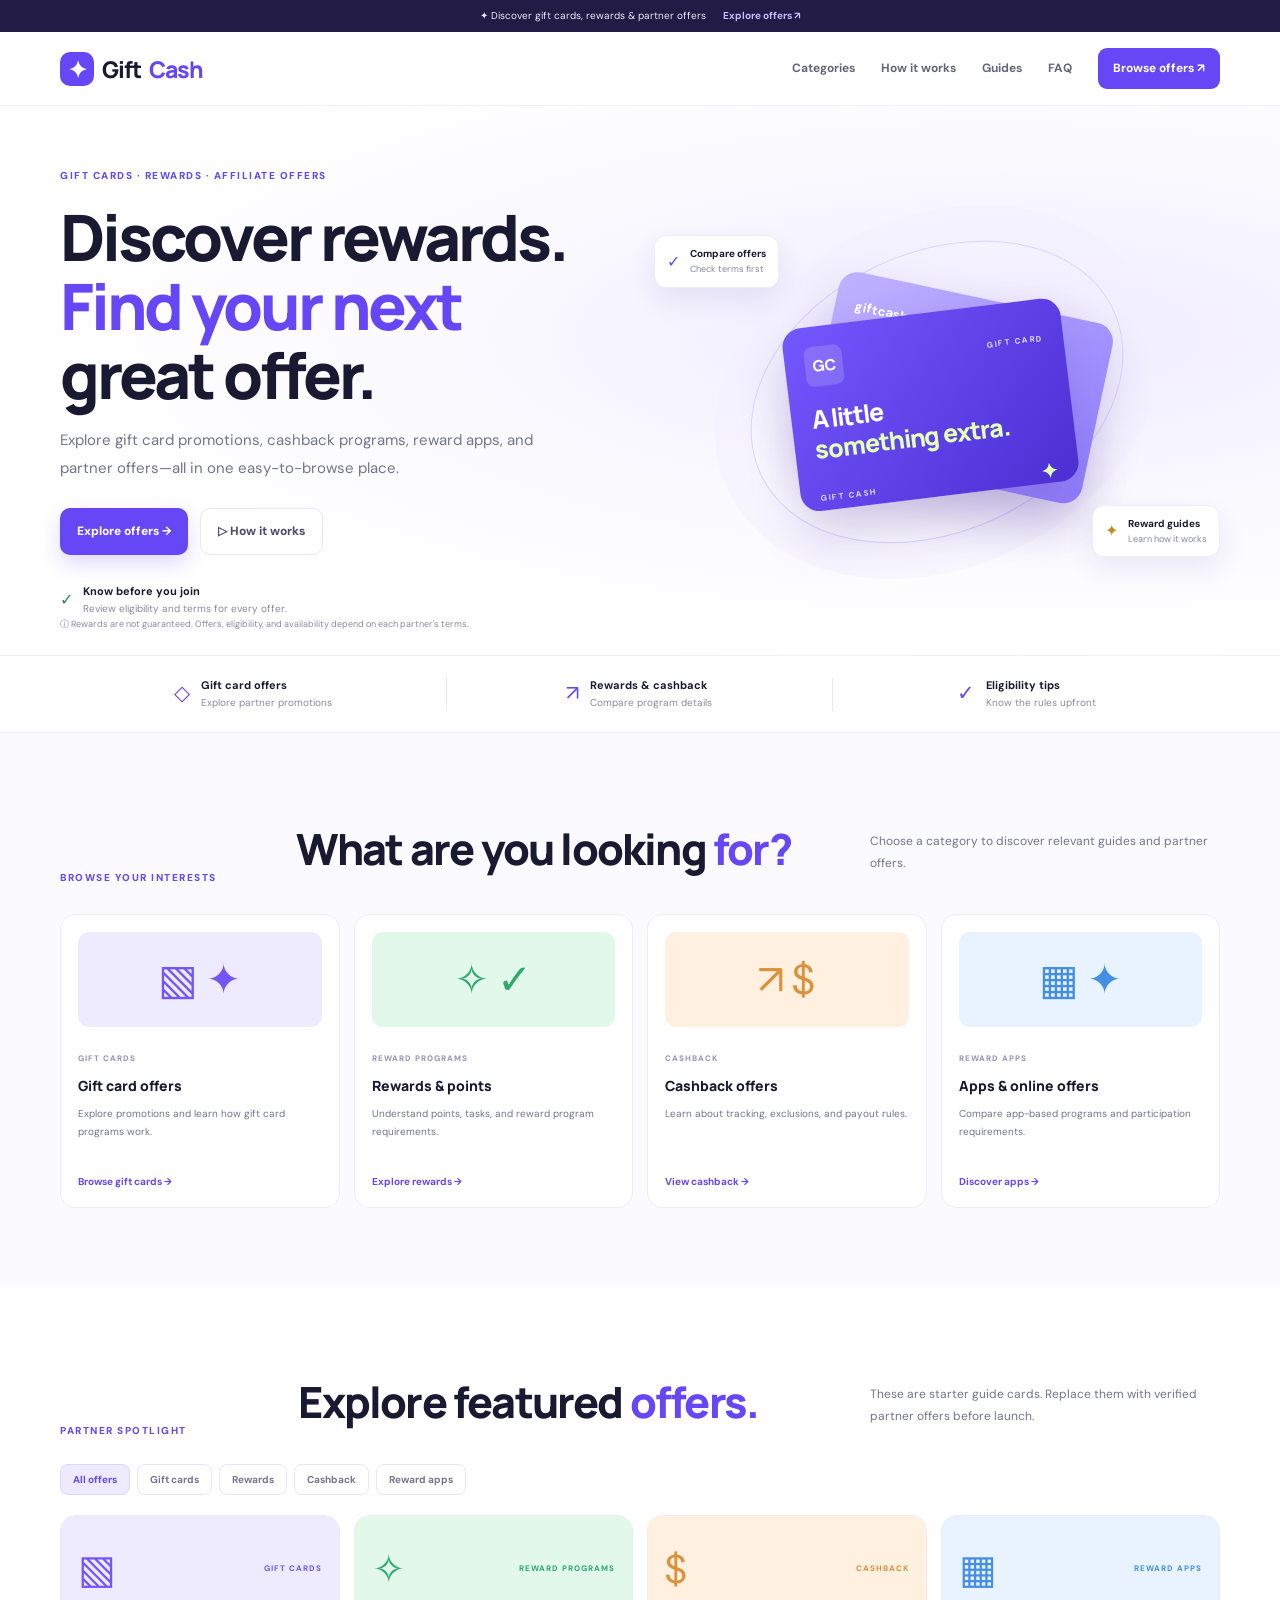
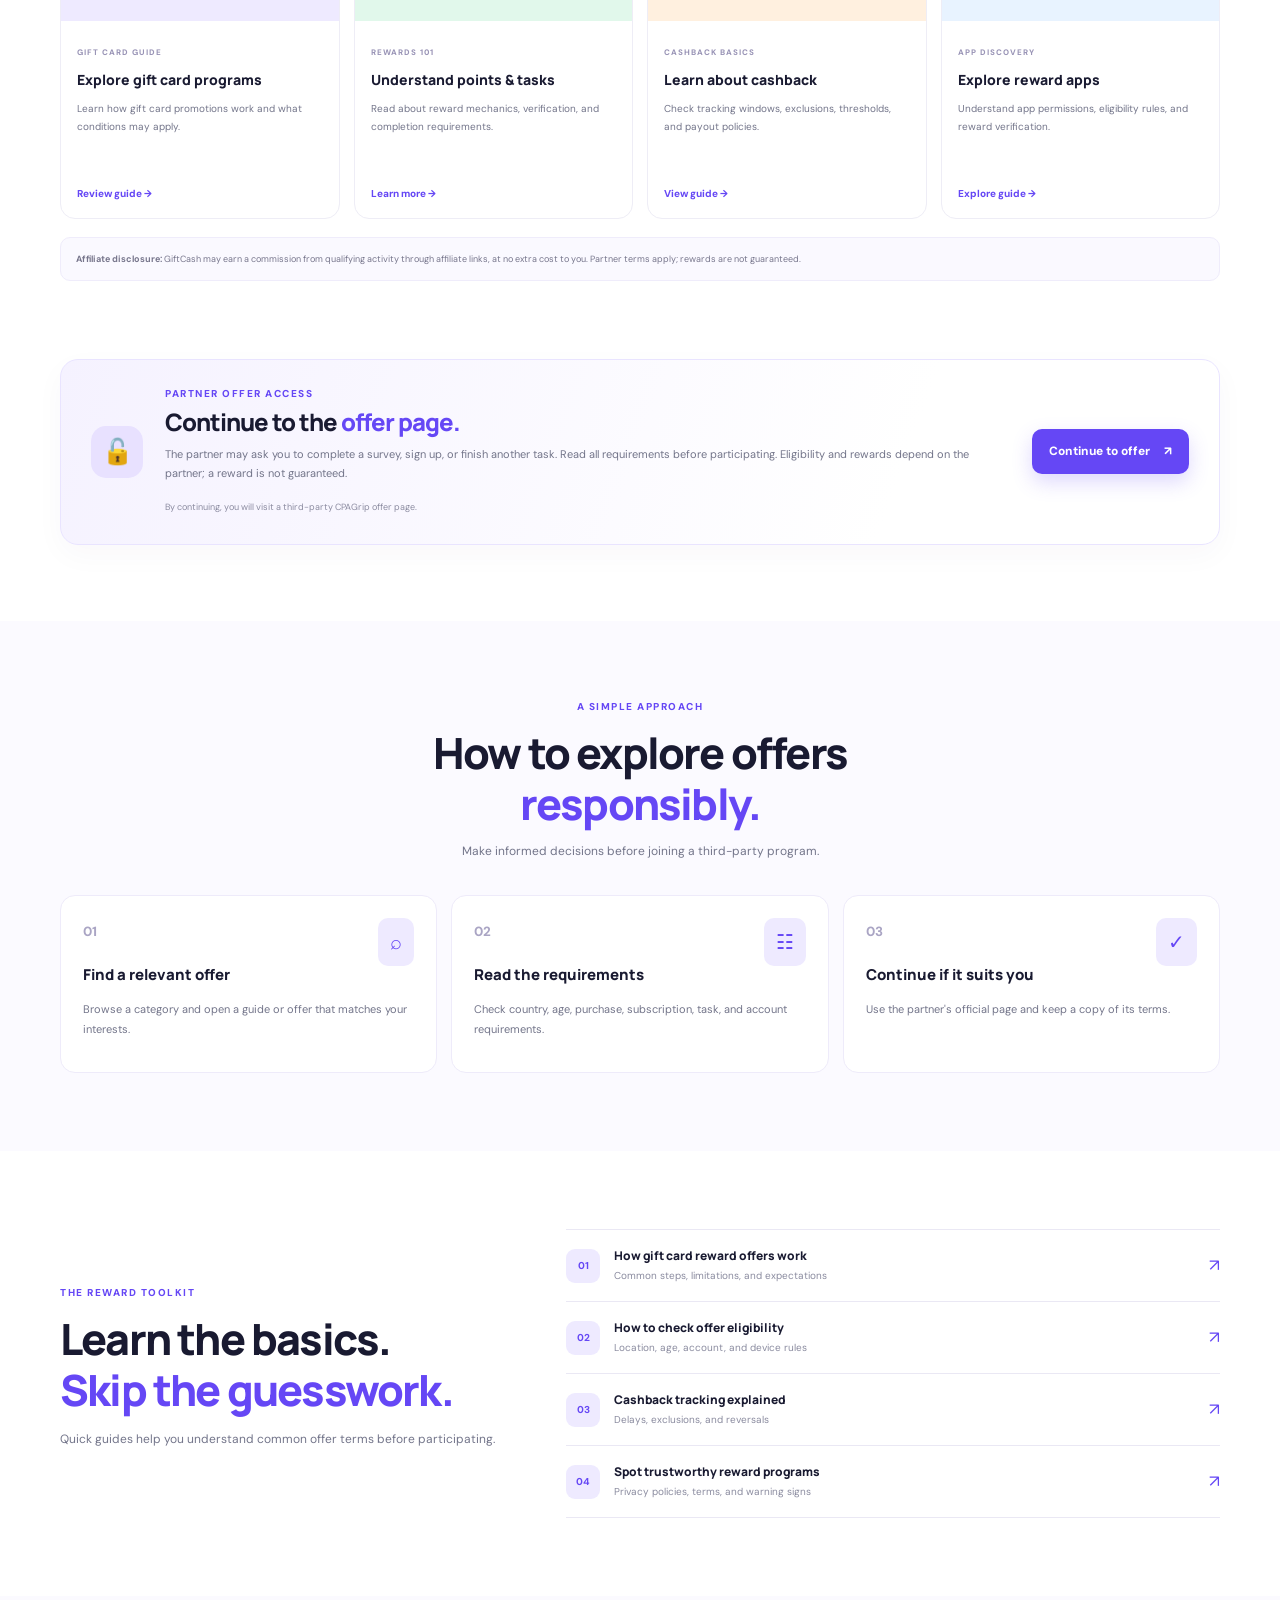
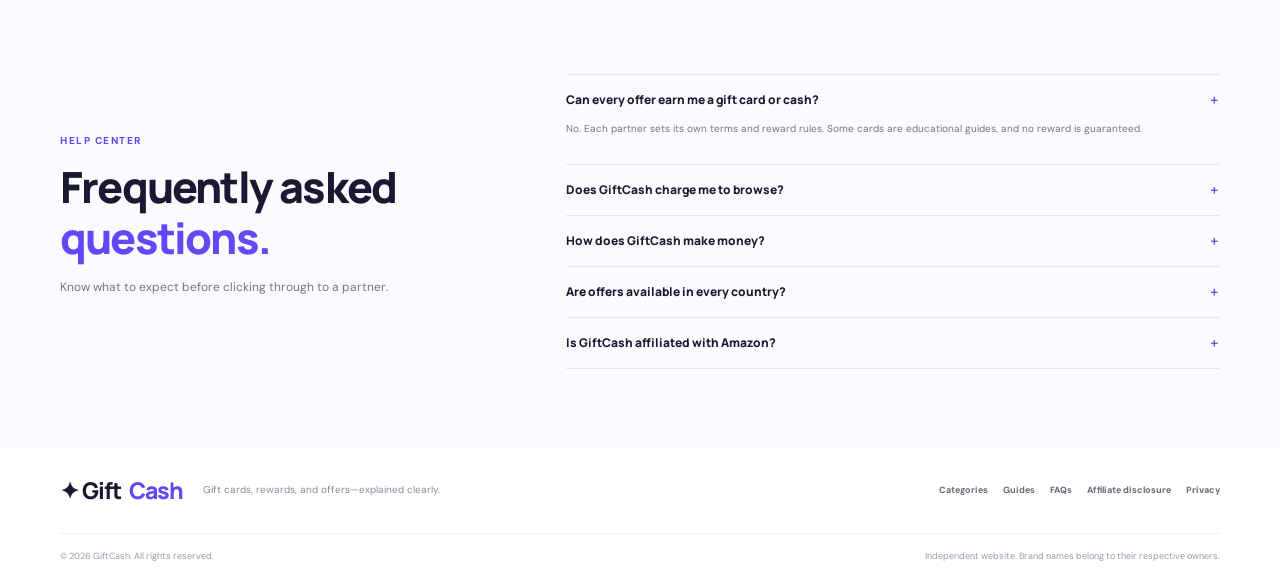
<file: index.html>
<!doctype html>
<html lang="en"><head><meta charset="utf-8"><meta name="viewport" content="width=device-width,initial-scale=1"><meta name="description" content="Explore gift card offers, rewards, cashback programs and affiliate opportunities."><title>GiftCash — Gift Cards, Rewards & Offers</title><link rel="preconnect" href="https://fonts.googleapis.com"><link href="https://fonts.googleapis.com/css2?family=DM+Sans:wght@400;500;600;700&family=Manrope:wght@400;500;600;700;800&display=swap" rel="stylesheet"><link rel="stylesheet" href="style.css"></head>
<body><div class="topbar">✦ Discover gift cards, rewards & partner offers <a href="#offers">Explore offers ↗</a></div>
<header><div class="wrap nav"><a class="logo" href="#"><b>✦</b> Gift<span>Cash</span></a><button id="menuBtn" aria-label="Toggle menu">☰</button><nav id="nav"><a href="#categories">Categories</a><a href="#how">How it works</a><a href="#guides">Guides</a><a href="#faq">FAQ</a><a class="navcta" href="#offers">Browse offers ↗</a></nav></div></header>
<main><section class="hero"><div class="wrap herogrid"><div><div class="eyebrow">GIFT CARDS · REWARDS · AFFILIATE OFFERS</div><h1>Discover rewards.<br><em>Find your next</em><br>great offer.</h1><p class="lead">Explore gift card promotions, cashback programs, reward apps, and partner offers—all in one easy-to-browse place.</p><div class="actions"><a class="btn primary" href="#offers">Explore offers →</a><a class="btn secondary" href="#how">▷ How it works</a></div><div class="note">✓ <span><b>Know before you join</b><small>Review eligibility and terms for every offer.</small></span></div></div><div class="art"><div class="orbit"></div><div class="card back"><small>giftcash</small><div class="lines"><i></i><i></i><i></i></div>✦</div><div class="card front"><div class="cardtop"><b>GC</b><small>GIFT CARD</small></div><h2>A little<br><em>something extra.</em></h2><div class="cardfoot">GIFT CASH <b>✦</b></div></div><div class="float f1">✓ <span><b>Compare offers</b><small>Check terms first</small></span></div><div class="float f2">✦ <span><b>Reward guides</b><small>Learn how it works</small></span></div></div></div><div class="wrap disclaimer">ⓘ Rewards are not guaranteed. Offers, eligibility, and availability depend on each partner's terms.</div></section>
<section class="benefits"><div class="wrap benefitrow"><div>◇ <span><b>Gift card offers</b><small>Explore partner promotions</small></span></div><div>↗ <span><b>Rewards & cashback</b><small>Compare program details</small></span></div><div>✓ <span><b>Eligibility tips</b><small>Know the rules upfront</small></span></div></div></section>
<section class="section soft" id="categories"><div class="wrap"><div class="sectionhead"><div class="eyebrow">BROWSE YOUR INTERESTS</div><h2>What are you looking <em>for?</em></h2><p>Choose a category to discover relevant guides and partner offers.</p></div><div class="categories">
<a class="category c1" href="#offers" data-filter="gift"><div class="catart">▧ ✦</div><small>GIFT CARDS</small><h3>Gift card offers</h3><p>Explore promotions and learn how gift card programs work.</p><b>Browse gift cards →</b></a>
<a class="category c2" href="#offers" data-filter="rewards"><div class="catart">✧ ✓</div><small>REWARD PROGRAMS</small><h3>Rewards & points</h3><p>Understand points, tasks, and reward program requirements.</p><b>Explore rewards →</b></a>
<a class="category c3" href="#offers" data-filter="cashback"><div class="catart">↗ $</div><small>CASHBACK</small><h3>Cashback offers</h3><p>Learn about tracking, exclusions, and payout rules.</p><b>View cashback →</b></a>
<a class="category c4" href="#offers" data-filter="apps"><div class="catart">▦ ✦</div><small>REWARD APPS</small><h3>Apps & online offers</h3><p>Compare app-based programs and participation requirements.</p><b>Discover apps →</b></a></div></div></section>
<section class="section" id="offers"><div class="wrap"><div class="sectionhead"><div class="eyebrow">PARTNER SPOTLIGHT</div><h2>Explore featured <em>offers.</em></h2><p>These are starter guide cards. Replace them with verified partner offers before launch.</p></div><div class="filters"><button class="active" data-category="all">All offers</button><button data-category="gift">Gift cards</button><button data-category="rewards">Rewards</button><button data-category="cashback">Cashback</button><button data-category="apps">Reward apps</button></div><div class="offergrid">
<article class="offer" data-category="gift"><div class="offerbanner purple">▧ <small>GIFT CARDS</small></div><div class="offerbody"><small>GIFT CARD GUIDE</small><h3>Explore gift card programs</h3><p>Learn how gift card promotions work and what conditions may apply.</p><a href="#guides">Review guide →</a></div></article>
<article class="offer" data-category="rewards"><div class="offerbanner green">✧ <small>REWARD PROGRAMS</small></div><div class="offerbody"><small>REWARDS 101</small><h3>Understand points & tasks</h3><p>Read about reward mechanics, verification, and completion requirements.</p><a href="#guides">Learn more →</a></div></article>
<article class="offer" data-category="cashback"><div class="offerbanner orange">$ <small>CASHBACK</small></div><div class="offerbody"><small>CASHBACK BASICS</small><h3>Learn about cashback</h3><p>Check tracking windows, exclusions, thresholds, and payout policies.</p><a href="#guides">View guide →</a></div></article>
<article class="offer" data-category="apps"><div class="offerbanner blue">▦ <small>REWARD APPS</small></div><div class="offerbody"><small>APP DISCOVERY</small><h3>Explore reward apps</h3><p>Understand app permissions, eligibility rules, and reward verification.</p><a href="#guides">Explore guide →</a></div></article></div><div class="disclosure"><b>Affiliate disclosure:</b> GiftCash may earn a commission from qualifying activity through affiliate links, at no extra cost to you. Partner terms apply; rewards are not guaranteed.</div></div></section>

<section class="locker-section" id="partner-offer">
  <div class="wrap locker-panel">
    <div class="locker-icon" aria-hidden="true">🔓</div>
    <div class="locker-copy">
      <div class="eyebrow">PARTNER OFFER ACCESS</div>
      <h2>Continue to the <em>offer page.</em></h2>
      <p>The partner may ask you to complete a survey, sign up, or finish another task. Read all requirements before participating. Eligibility and rewards depend on the partner; a reward is not guaranteed.</p>
      <small>By continuing, you will visit a third-party CPAGrip offer page.</small>
    </div>
    <a class="btn primary locker-button" href="https://passwordomain.com/1918149" target="_blank" rel="nofollow sponsored noopener noreferrer">Continue to offer <span>↗</span></a>
  </div>
</section>

<section class="section soft" id="how"><div class="wrap"><div class="center"><div class="eyebrow">A SIMPLE APPROACH</div><h2>How to explore offers <em>responsibly.</em></h2><p>Make informed decisions before joining a third-party program.</p></div><div class="steps"><article><small>01</small><div>⌕</div><h3>Find a relevant offer</h3><p>Browse a category and open a guide or offer that matches your interests.</p></article><article><small>02</small><div>☷</div><h3>Read the requirements</h3><p>Check country, age, purchase, subscription, task, and account requirements.</p></article><article><small>03</small><div>✓</div><h3>Continue if it suits you</h3><p>Use the partner's official page and keep a copy of its terms.</p></article></div></div></section>
<section class="section" id="guides"><div class="wrap guidegrid"><div><div class="eyebrow">THE REWARD TOOLKIT</div><h2>Learn the basics.<br><em>Skip the guesswork.</em></h2><p>Quick guides help you understand common offer terms before participating.</p></div><div class="guidelist"><a href="#faq"><b>01</b><span><strong>How gift card reward offers work</strong><small>Common steps, limitations, and expectations</small></span>↗</a><a href="#faq"><b>02</b><span><strong>How to check offer eligibility</strong><small>Location, age, account, and device rules</small></span>↗</a><a href="#faq"><b>03</b><span><strong>Cashback tracking explained</strong><small>Delays, exclusions, and reversals</small></span>↗</a><a href="#faq"><b>04</b><span><strong>Spot trustworthy reward programs</strong><small>Privacy policies, terms, and warning signs</small></span>↗</a></div></div></section>
<section class="section soft" id="faq"><div class="wrap faqgrid"><div><div class="eyebrow">HELP CENTER</div><h2>Frequently asked <em>questions.</em></h2><p>Know what to expect before clicking through to a partner.</p></div><div class="faqs"><details open><summary>Can every offer earn me a gift card or cash? <b>＋</b></summary><p>No. Each partner sets its own terms and reward rules. Some cards are educational guides, and no reward is guaranteed.</p></details><details><summary>Does GiftCash charge me to browse? <b>＋</b></summary><p>Browsing this website is free. A third-party offer may have purchase, subscription, or other conditions.</p></details><details><summary>How does GiftCash make money? <b>＋</b></summary><p>GiftCash may earn commissions from qualifying actions through affiliate links. We aim to disclose affiliate relationships clearly.</p></details><details><summary>Are offers available in every country? <b>＋</b></summary><p>No. Check the partner's official page for location, age, device, and account requirements.</p></details><details><summary>Is GiftCash affiliated with Amazon? <b>＋</b></summary><p>GiftCash is independent and is not affiliated with or endorsed by Amazon or other gift card brands unless explicitly stated.</p></details></div></div></section></main>
<footer><div class="wrap footmain"><a class="logo" href="#">✦ Gift<span>Cash</span></a><p>Gift cards, rewards, and offers—explained clearly.</p><div><a href="#categories">Categories</a><a href="#guides">Guides</a><a href="#faq">FAQs</a><a href="disclosure.html">Affiliate disclosure</a><a href="privacy.html">Privacy</a></div></div><div class="wrap footbottom"><span>© <span id="year"></span> GiftCash. All rights reserved.</span><span>Independent website. Brand names belong to their respective owners.</span></div></footer><script src="script.js"></script></body></html>
</file>
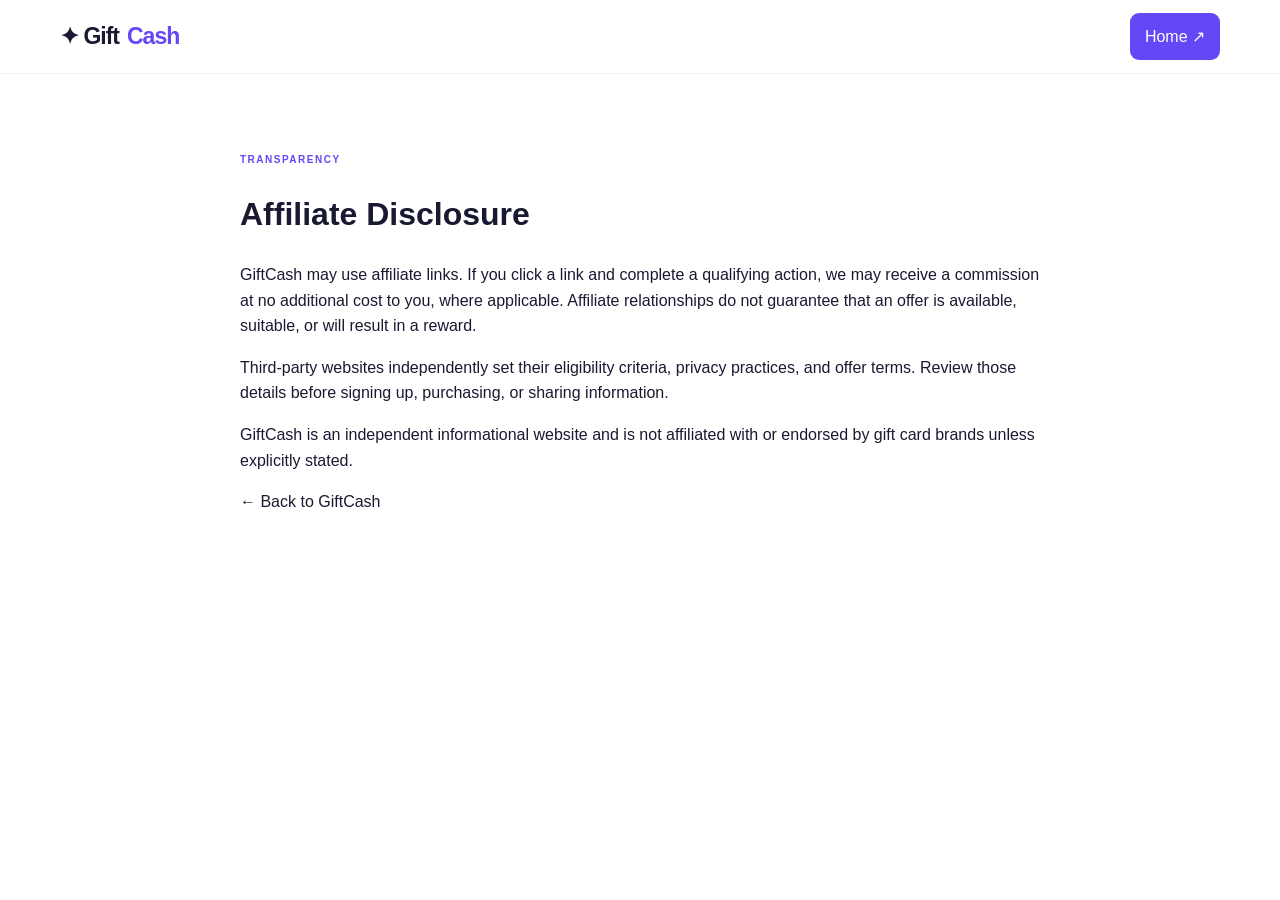
<file: disclosure.html>
<!doctype html><html lang="en"><head><meta charset="utf-8"><meta name="viewport" content="width=device-width,initial-scale=1"><title>Affiliate Disclosure — GiftCash</title><link rel="stylesheet" href="style.css"></head><body><header><div class="wrap nav"><a class="logo" href="index.html">✦ Gift<span>Cash</span></a><a class="navcta" href="index.html">Home ↗</a></div></header><main class="section"><div class="wrap" style="max-width:800px"><div class="eyebrow">TRANSPARENCY</div><h1>Affiliate Disclosure</h1><p>GiftCash may use affiliate links. If you click a link and complete a qualifying action, we may receive a commission at no additional cost to you, where applicable. Affiliate relationships do not guarantee that an offer is available, suitable, or will result in a reward.</p><p>Third-party websites independently set their eligibility criteria, privacy practices, and offer terms. Review those details before signing up, purchasing, or sharing information.</p><p>GiftCash is an independent informational website and is not affiliated with or endorsed by gift card brands unless explicitly stated.</p><a href="index.html">← Back to GiftCash</a></div></main></body></html>
</file>
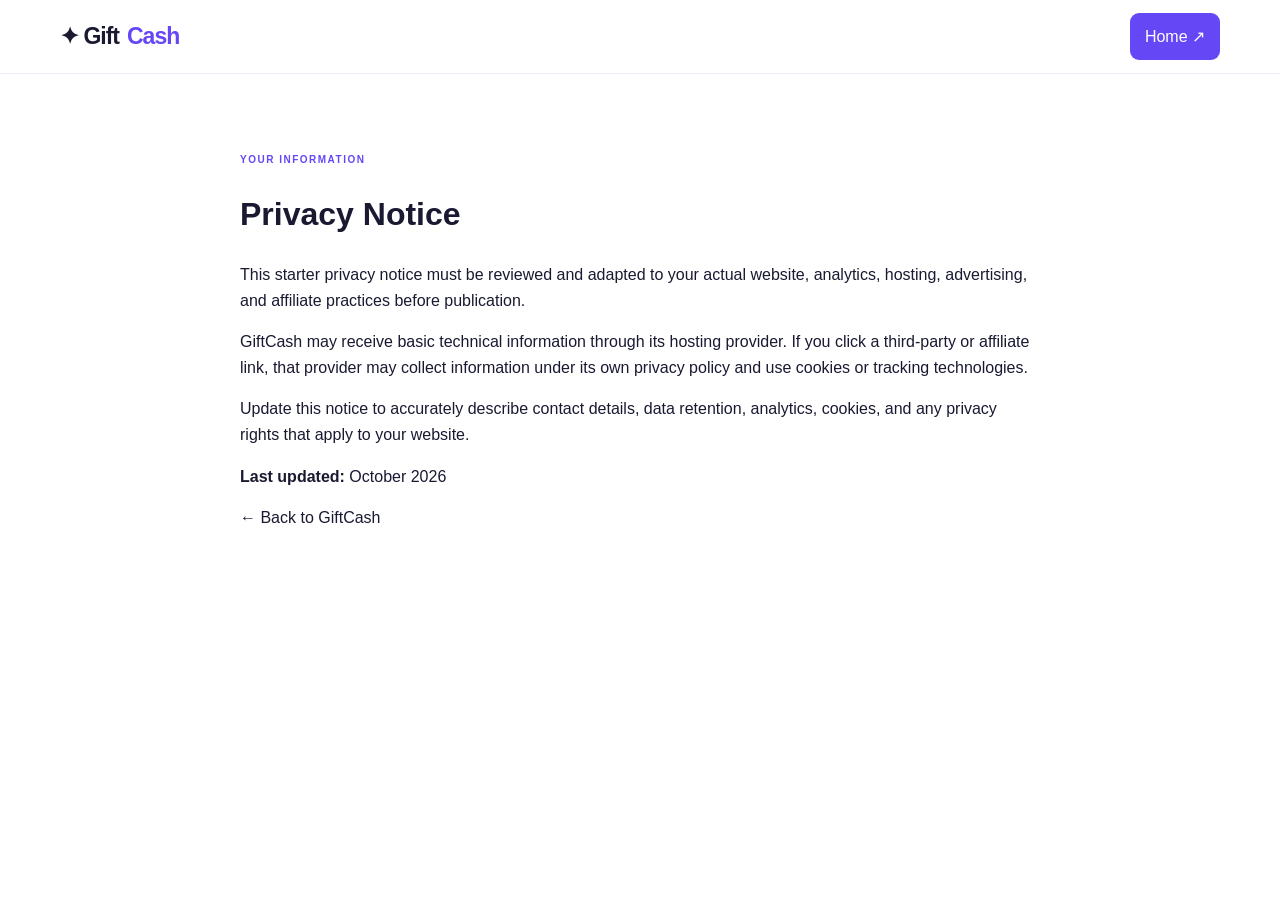
<file: privacy.html>
<!doctype html><html lang="en"><head><meta charset="utf-8"><meta name="viewport" content="width=device-width,initial-scale=1"><title>Privacy Notice — GiftCash</title><link rel="stylesheet" href="style.css"></head><body><header><div class="wrap nav"><a class="logo" href="index.html">✦ Gift<span>Cash</span></a><a class="navcta" href="index.html">Home ↗</a></div></header><main class="section"><div class="wrap" style="max-width:800px"><div class="eyebrow">YOUR INFORMATION</div><h1>Privacy Notice</h1><p>This starter privacy notice must be reviewed and adapted to your actual website, analytics, hosting, advertising, and affiliate practices before publication.</p><p>GiftCash may receive basic technical information through its hosting provider. If you click a third-party or affiliate link, that provider may collect information under its own privacy policy and use cookies or tracking technologies.</p><p>Update this notice to accurately describe contact details, data retention, analytics, cookies, and any privacy rights that apply to your website.</p><p><b>Last updated:</b> October 2026</p><a href="index.html">← Back to GiftCash</a></div></main></body></html>
</file>
<file: style.css>
:root{--p:#6547f5;--pd:#4e31d7;--ink:#191a31;--muted:#73758a;--line:#eae8f4;--soft:#faf9ff;--font:'DM Sans',sans-serif;--display:'Manrope',sans-serif}*{box-sizing:border-box}html{scroll-behavior:smooth;scroll-padding-top:85px}body{margin:0;color:var(--ink);font-family:var(--font);line-height:1.6}a{color:inherit;text-decoration:none}.wrap{width:min(1160px,calc(100% - 42px));margin:auto}.topbar{background:#211b46;color:#eeeaff;text-align:center;font-size:10px;padding:8px}.topbar a{color:#c9bdff;font-weight:700;margin-left:14px}header{height:74px;border-bottom:1px solid #f0eef8;background:#fffE;position:sticky;top:0;z-index:10;backdrop-filter:blur(12px)}.nav{height:100%;display:flex;align-items:center;justify-content:space-between}.logo{font:800 23px var(--display);letter-spacing:-1px;display:flex;align-items:center;gap:8px}.logo b{display:grid;place-items:center;width:34px;height:34px;border-radius:10px;background:var(--p);color:#fff}.logo span{color:var(--p)}nav{display:flex;align-items:center;gap:26px;font-size:12px;font-weight:700;color:#65657a}.navcta{background:var(--p);color:white;padding:11px 15px;border-radius:9px}#menuBtn{display:none;border:0;background:none;font-size:23px}.hero{background:radial-gradient(ellipse at 78% 42%,#eeeaff 0%,#faf9ff 37%,#fff 73%);padding:62px 0 24px;overflow:hidden}.herogrid{display:grid;grid-template-columns:1fr 1fr;gap:28px;align-items:center;min-height:420px}.eyebrow{font-size:10px;letter-spacing:1.5px;font-weight:800;color:var(--p)}h1,h2,h3,p{overflow-wrap:break-word}.hero h1{font:800 clamp(42px,5vw,64px)/1.08 var(--display);letter-spacing:-3px;margin:18px 0}.hero h1 em,h2 em{font-style:normal;color:var(--p)}.lead{max-width:480px;font-size:15px;color:var(--muted);line-height:1.85}.actions{display:flex;gap:12px;margin-top:25px;flex-wrap:wrap}.btn{display:inline-flex;align-items:center;gap:14px;padding:13px 17px;border-radius:10px;font-size:12px;font-weight:800}.primary{background:var(--p);color:#fff;box-shadow:0 8px 20px #6547f536}.secondary{background:white;border:1px solid #e8e4fa;color:#514b70}.note{display:flex;align-items:center;gap:10px;margin-top:28px;color:#238956}.note span b,.note span small{display:block}.note b{font-size:11px;color:var(--ink)}.note small{font-size:10px;color:#89899d}.art{position:relative;min-height:400px;display:grid;place-items:center}.orbit{position:absolute;width:390px;height:280px;border:1px solid #dcd4ff;border-radius:50%;transform:rotate(-25deg);box-shadow:0 0 0 36px #f2efff70}.card{position:absolute;width:280px;height:184px;padding:20px;border-radius:19px;box-shadow:0 26px 50px #38218d30}.back{background:linear-gradient(135deg,#bfb2ff,#9380ff);color:white;transform:rotate(12deg) translate(22px,-9px)}.back small{font-size:13px;font-weight:800}.lines{display:flex;gap:5px;margin-top:49px}.lines i{width:40px;height:5px;background:#ffffff85;border-radius:5px}.front{z-index:2;background:linear-gradient(135deg,#7458ff,#4b2fd3);color:#fff;transform:rotate(-7deg) translate(-8px,12px)}.cardtop,.cardfoot{display:flex;align-items:center;justify-content:space-between}.cardtop b{padding:7px;border-radius:8px;background:#ffffff28}.cardtop small,.cardfoot{font-size:8px;letter-spacing:1.5px;color:#e4ddff;font-weight:700}.card h2{font:800 25px/1.2 var(--display);letter-spacing:-1px;color:#fff;margin:18px 0}.card h2 em{color:#e5ffb4}.cardfoot{margin-top:15px}.cardfoot b{font-size:20px;color:#e5ffb4}.float{position:absolute;z-index:3;display:flex;gap:10px;align-items:center;background:#fff;border:1px solid #f0edf9;border-radius:12px;padding:10px 12px;box-shadow:0 12px 28px #38218d17;color:var(--p)}.f1{top:43px;left:0}.f2{bottom:35px;right:0;color:#c28b20}.float span b,.float span small{display:block}.float span b{font-size:10px;color:var(--ink)}.float span small{font-size:9px;color:#88899c}.disclaimer{font-size:9px;color:#8b8ba0}.benefits{border-block:1px solid #f0eef8}.benefitrow{display:grid;grid-template-columns:repeat(3,1fr);padding:21px 0}.benefitrow>div{display:flex;align-items:center;justify-content:center;gap:11px;border-right:1px solid var(--line);font-size:21px;color:var(--p)}.benefitrow>div:last-child{border:0}.benefitrow span b,.benefitrow span small{display:block}.benefitrow b{font-size:11px;color:var(--ink)}.benefitrow small{font-size:10px;color:#8a8b9e}.section{padding:78px 0}.soft{background:#fbfaff}.sectionhead{display:flex;align-items:end;justify-content:space-between;gap:25px;margin-bottom:28px}.sectionhead h2,.center h2,.guidegrid h2,.faqgrid h2{font:800 clamp(31px,4vw,43px)/1.2 var(--display);letter-spacing:-1.8px;margin:12px 0}.sectionhead>p{max-width:350px;font-size:12px;color:var(--muted);line-height:1.8}.categories,.offergrid{display:grid;grid-template-columns:repeat(4,1fr);gap:14px}.category,.offer{border:1px solid #eeedf6;border-radius:15px;overflow:hidden;background:white;transition:.2s}.category{padding:17px}.category:hover,.offer:hover{transform:translateY(-3px);box-shadow:0 12px 25px #33216f0d}.catart{height:95px;border-radius:11px;display:grid;place-items:center;font-size:42px;margin-bottom:16px}.c1 .catart,.purple{background:#eeeaff;color:#7355f8}.c2 .catart,.green{background:#e1f8eb;color:#2eaa6d}.c3 .catart,.orange{background:#fff0df;color:#db923d}.c4 .catart,.blue{background:#e8f3ff;color:#458fe3}.category>small,.offerbody>small{font-size:8px;letter-spacing:1px;font-weight:800;color:#9994b6}.category h3{font:800 14px var(--display);margin:7px 0}.category p,.offerbody p{font-size:10px;color:var(--muted);line-height:1.8;min-height:55px}.category>b,.offerbody>a{display:block;color:var(--p);font-size:10px;margin-top:14px}.filters{display:flex;gap:7px;flex-wrap:wrap;margin:-3px 0 20px}.filters button{border:1px solid #e9e6f7;background:#fff;color:#77758c;border-radius:8px;padding:8px 12px;font:700 10px var(--font);cursor:pointer}.filters button.active,.filters button:hover{background:#eeeaff;color:var(--p);border-color:#ded6ff}.offer.hidden{display:none}.offerbanner{height:105px;display:flex;align-items:center;justify-content:space-between;padding:17px;font-size:40px}.offerbanner small{font-size:8px;letter-spacing:1px;font-weight:800}.offerbody{padding:16px}.offerbody h3{font:800 14px/1.4 var(--display);margin:7px 0}.offerbody p{min-height:72px}.offerbody>a{font-weight:800}.disclosure{font-size:9px;color:#77768c;line-height:1.8;padding:13px 15px;background:#faf9ff;border:1px solid #efecfb;border-radius:10px;margin-top:18px}.center{text-align:center;max-width:650px;margin:0 auto 34px}.center p{font-size:12px;color:var(--muted)}.steps{display:grid;grid-template-columns:repeat(3,1fr);gap:14px}.steps article{background:#fff;border:1px solid #eeebfa;border-radius:15px;padding:22px;position:relative}.steps article>small{font-weight:800;color:#aaa5c4}.steps article>div{float:right;background:#eeeaff;color:var(--p);padding:8px 12px;border-radius:10px;font-size:20px}.steps h3{font:800 15px var(--display);margin-top:20px}.steps p{font-size:11px;color:var(--muted);line-height:1.8}.guidegrid,.faqgrid{display:grid;grid-template-columns:.8fr 1.2fr;gap:70px;align-items:center}.guidegrid>div:first-child>p,.faqgrid>div:first-child>p{font-size:12px;color:var(--muted);line-height:1.9}.guidelist{border-top:1px solid var(--line)}.guidelist>a{display:flex;align-items:center;gap:14px;padding:17px 0;border-bottom:1px solid var(--line);font-size:17px;color:var(--p)}.guidelist>a>b{display:grid;place-items:center;width:34px;height:34px;border-radius:9px;background:#eeeaff;font-size:10px}.guidelist span{flex:1}.guidelist strong,.guidelist small{display:block}.guidelist strong{font:800 12px var(--display);color:var(--ink)}.guidelist small{font-size:10px;color:#8a8b9f;margin-top:4px}.faqs details{border-bottom:1px solid #e7e5f2;padding:16px 0}.faqs details:first-child{border-top:1px solid #e7e5f2}.faqs summary{list-style:none;cursor:pointer;display:flex;justify-content:space-between;gap:12px;font:800 12px var(--display)}.faqs summary::-webkit-details-marker{display:none}.faqs summary b{color:var(--p)}.faqs details p{font-size:10px;color:var(--muted);line-height:1.9}.footmain{display:flex;align-items:center;gap:20px;padding:25px 0}.footmain>p{font-size:10px;color:#8a8a9e}.footmain>div{display:flex;gap:15px;flex-wrap:wrap;margin-left:auto;font-size:9px;font-weight:700;color:#68677d}.footbottom{border-top:1px solid #f0eff6;padding:15px 0 20px;display:flex;justify-content:space-between;gap:15px;font-size:9px;color:#9999aa}
@media(max-width:900px){.wrap{width:calc(100% - 34px)}.hero h1{font-size:50px}.art{transform:scale(.88);margin:0 -20px}.categories,.offergrid{grid-template-columns:repeat(2,1fr)}.sectionhead{align-items:start;flex-direction:column;gap:4px}.sectionhead>p{max-width:500px}.guidegrid,.faqgrid{gap:35px}}
@media(max-width:650px){.topbar{font-size:8px}.header{height:64px}.logo{font-size:21px}#menuBtn{display:block}nav{display:none;position:absolute;top:63px;left:0;right:0;background:#fff;padding:15px 22px 22px;box-shadow:0 15px 24px #24134d0d;align-items:stretch;flex-direction:column;gap:0}nav.open{display:flex}nav a{padding:12px 3px}.navcta{text-align:center;margin-top:7px}.hero{padding:38px 0 20px}.herogrid{grid-template-columns:1fr;gap:0}.hero h1{font-size:clamp(42px,12vw,56px);letter-spacing:-2.5px}.lead{font-size:13px}.hero-buttons{gap:8px}.btn{padding:12px;font-size:11px}.art{min-height:310px;transform:scale(.8);margin:-5px -28px -20px}.card{width:255px;height:168px}.card h2{font-size:23px}.orbit{width:320px;height:225px}.f1{left:0;top:30px}.f2{right:0;bottom:25px}.disclaimer{font-size:8px;line-height:1.7}.benefitrow{grid-template-columns:1fr;padding:8px 0}.benefitrow>div{justify-content:flex-start;padding:10px 5px;border-right:0;border-bottom:1px solid var(--line)}.benefitrow>div:last-child{border-bottom:0}.section{padding:58px 0}.sectionhead h2,.center h2,.guidegrid h2,.faqgrid h2{font-size:32px}.categories,.offergrid{gap:9px}.category{padding:11px}.catart{height:78px;font-size:35px}.category h3{font-size:12px}.category p,.offerbody p{font-size:9px;min-height:0}.category>b,.offerbody>a{font-size:9px}.offerbanner{height:82px;padding:12px;font-size:32px}.offerbanner small{font-size:7px}.offerbody{padding:12px}.offerbody h3{font-size:12px}.offerbody>small{font-size:7px}.filters button{font-size:9px;padding:7px 9px}.steps{grid-template-columns:1fr}.steps article{padding:18px}.steps h3{margin-top:12px}.guidegrid,.faqgrid{grid-template-columns:1fr;gap:25px}.guidelist>a{gap:10px;padding:14px 0}.guidelist strong{font-size:11px}.guidelist small{font-size:9px}.faqs summary{font-size:11px}.footmain{flex-wrap:wrap;gap:8px}.footmain>p{width:100%;order:3;margin:0}.footmain>div{width:100%;margin:8px 0 0;gap:13px}.footbottom{flex-direction:column;line-height:1.7}}


.locker-section{padding:0 0 76px;background:#fff}
.locker-panel{display:flex;align-items:center;gap:22px;padding:26px 30px;border:1px solid #e9e4ff;border-radius:18px;background:linear-gradient(110deg,#f5f2ff,#fff 72%);box-shadow:0 10px 30px #33216f08}
.locker-icon{flex:0 0 52px;width:52px;height:52px;display:grid;place-items:center;border-radius:15px;background:#e8e1ff;font-size:25px}
.locker-copy{flex:1}
.locker-copy h2{font:800 24px/1.2 var(--display);letter-spacing:-1px;margin:6px 0}
.locker-copy h2 em{font-style:normal;color:var(--p)}
.locker-copy p{font-size:11px;line-height:1.8;color:var(--muted);margin:8px 0}
.locker-copy>small{font-size:9px;color:#8b8ba0}
.locker-button{white-space:nowrap}
@media(max-width:650px){.locker-section{padding-bottom:55px}.locker-panel{align-items:flex-start;flex-wrap:wrap;gap:13px;padding:20px}.locker-icon{width:43px;height:43px;flex-basis:43px;font-size:21px}.locker-copy{flex-basis:calc(100% - 60px)}.locker-copy h2{font-size:21px}.locker-button{width:100%;justify-content:center}}
</file>
